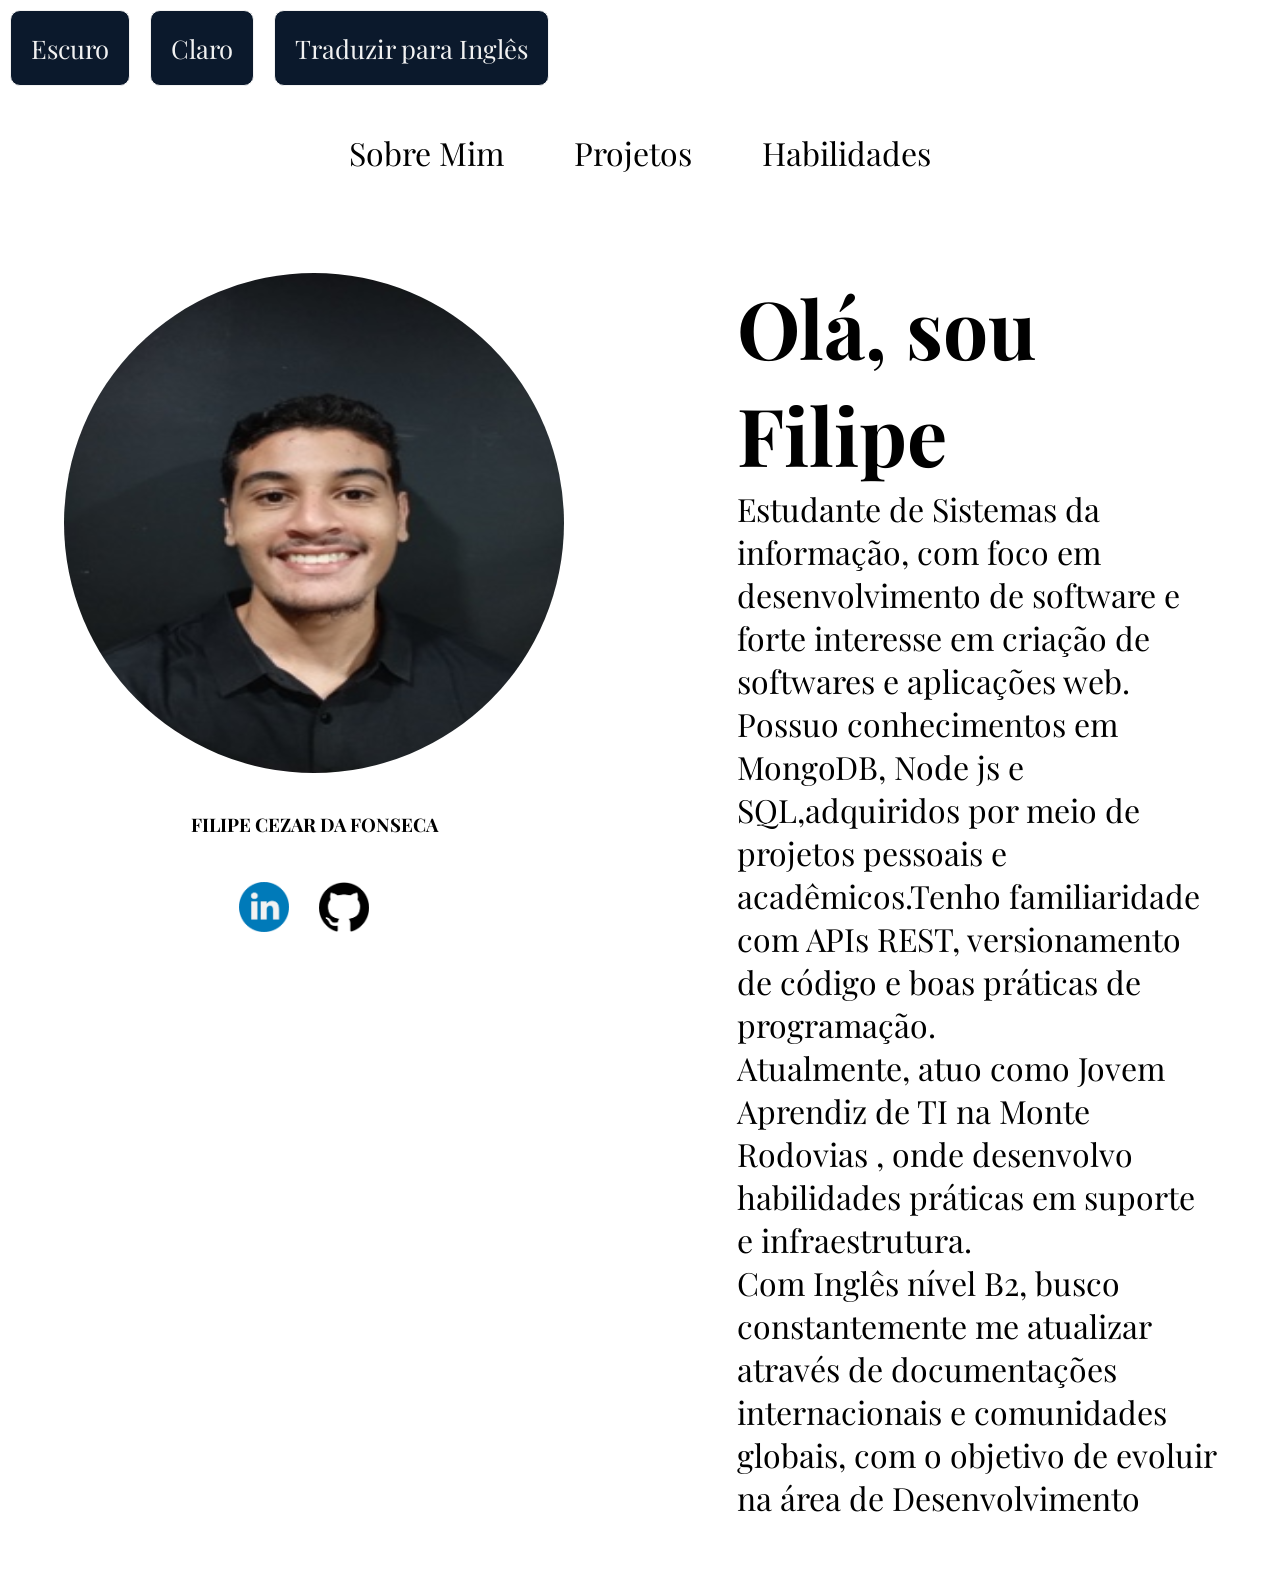
<file: index.html>
<!DOCTYPE html>
<html lang="pt-br">
<head>
    <meta charset="UTF-8">
    <meta name="viewport" content="width=device-width, initial-scale=1.0">
    <title>Portfolio</title>
    <link rel="stylesheet" href="style.css">
</head>
<body>
    <header> 
             <div class="botoes">
                <div class="dark-mode">
                    <button id="btn_dark">Escuro</button>
                </div>
                <div class="light-mode">
                    <button id="btn_light">Claro</button>
                </div>

             <div class="btn_translate">
                 <button id="translate">Traduzir para Inglês</button>
            </div>

            </div>
            <div class="cab">
            <a href="index.html">
                <div class="aba" id="sobremim">Sobre Mim</div>
            </a>

            <a href="projetos.html">
                <div class="aba" id="projetos">Projetos</div>
            </a>

            <a href="skills.html">
                <div class="aba" id="habilidades">Habilidades</div>
            </a>
        </div>
    </header>

    <main>
        <div class="meio">
            <div id="foto">
            <img src="imagens/fotofilipe.jpg" alt="arquivodeimagem" id="img">
            <h3 id="desc">FILIPE CEZAR DA FONSECA</h3>
            
        <div id="png">
                   <a href="https://www.linkedin.com/in/filipe-cezar-746954349/"><img src="imagens/fotolinkedin.png" alt="Linkedin" class="lg"></a>
                   <a href="https://github.com/Filipecezar00?tab=overview&from=2026-01-01&to=2026-01-21"><img src="imagens/fotogithub.png" alt="Github" class="lg" ></a>
            </div>
     </div>
            
             <div id="texto">
                <h1 id="ola">Olá, sou Filipe</h1>
                 <!-- <h1 id="titulo">Estagiário em Desenvolvimento</h1> <br> -->
                    <p id="apr">  Estudante de Sistemas da informação, com foco em desenvolvimento de software e forte interesse em criação de softwares e aplicações web. Possuo conhecimentos em MongoDB, Node js e SQL,adquiridos por meio de projetos pessoais e acadêmicos.Tenho familiaridade com APIs REST, versionamento de código e boas práticas de programação.<br> Atualmente, atuo como Jovem Aprendiz de TI na Monte Rodovias , onde desenvolvo habilidades práticas em suporte e infraestrutura. <br>Com Inglês nível B2, busco constantemente me atualizar através de documentações internacionais e comunidades globais, com o objetivo de evoluir na área de Desenvolvimento</p> 
             </div>
        </div>
         
    </main>
    <footer>
         
    </footer>

<script src="main.js"></script>
</body>
</html>
</file>
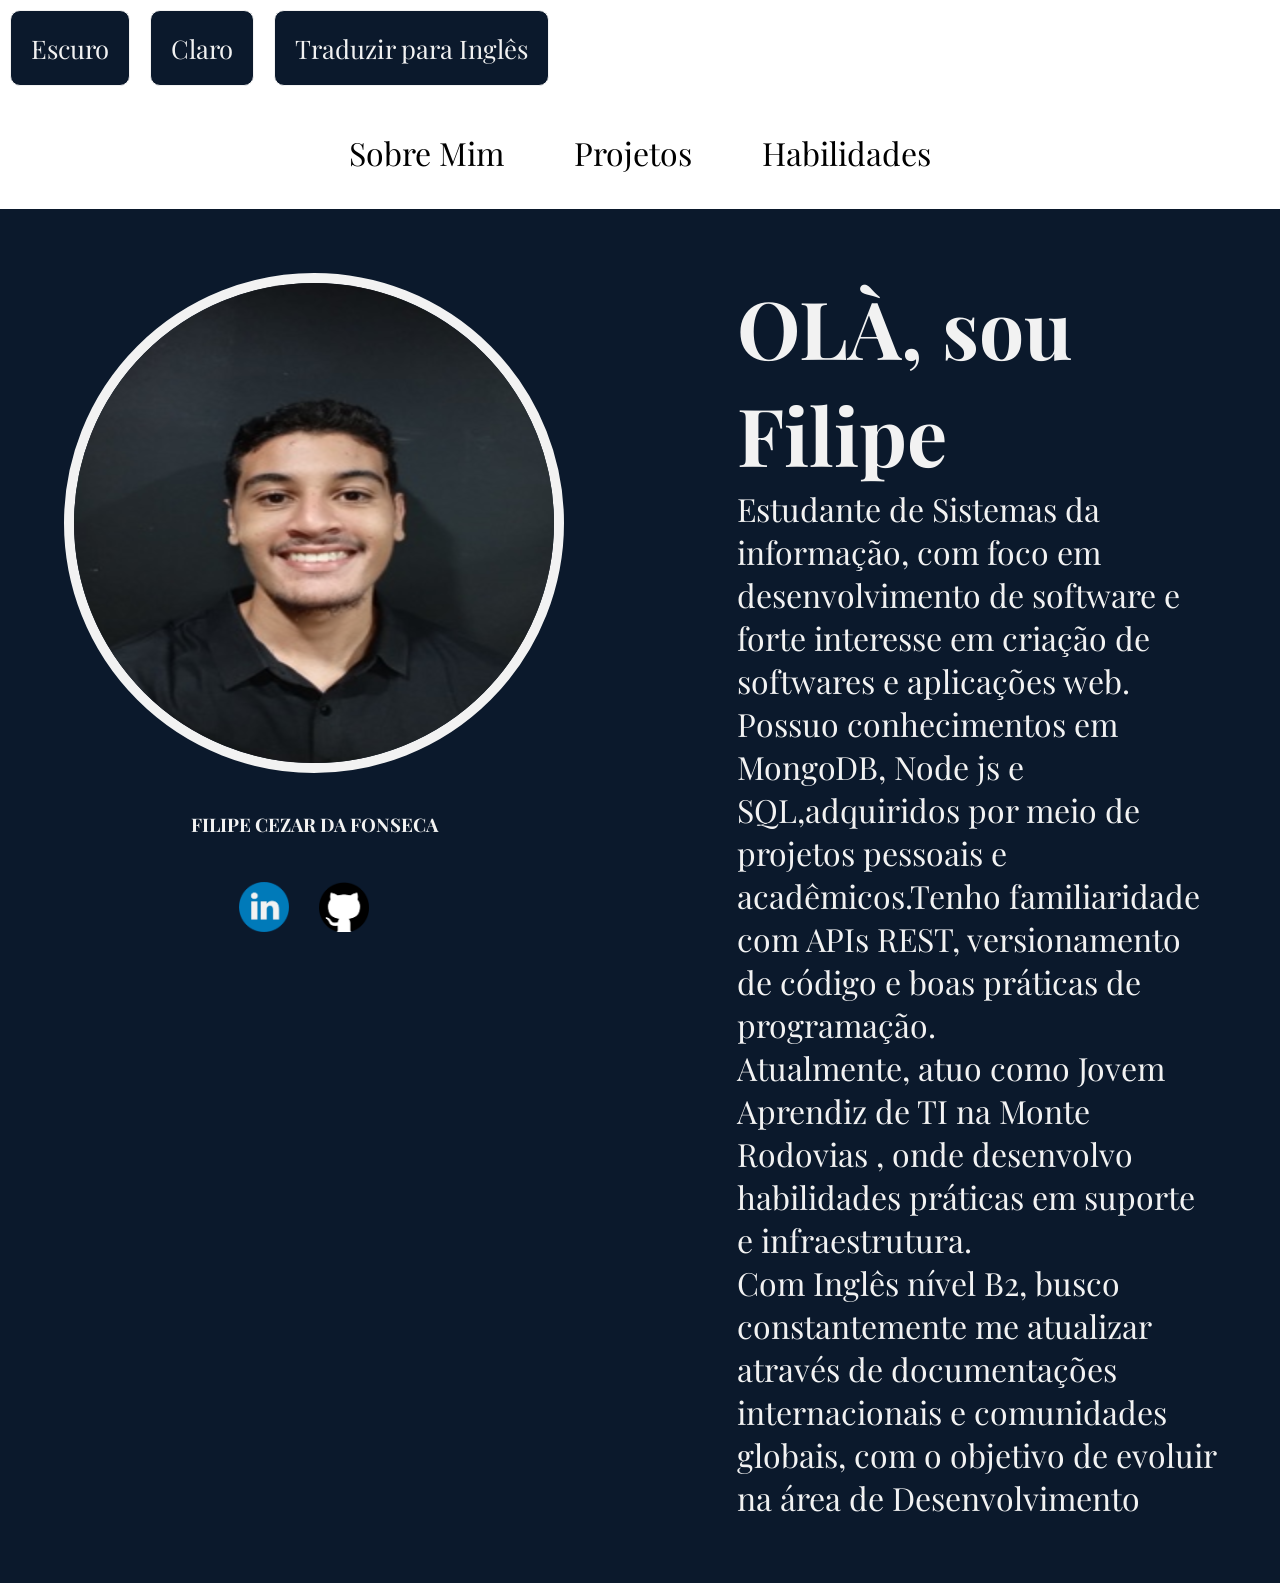
<file: Portfolio/index.html>
<!DOCTYPE html>
<html lang="pt-br">
<head>
    <meta charset="UTF-8">
    <meta name="viewport" content="width=device-width, initial-scale=1.0">
    <title>Portfolio</title>
    <link rel="stylesheet" href="style.css">
</head>
<body>
    <header> 
             <div class="botoes">
                <div class="dark-mode">
                    <button id="btn_dark">Escuro</button>
                </div>
                <div class="light-mode">
                    <button id="btn_light">Claro</button>
                </div>

             <div class="btn_translate">
                 <button id="translate">Traduzir para Inglês</button>
            </div>

            </div>
            <div id="cab" class="cab">
            <a href="#">
                <div class="aba" id="sobremim">Sobre Mim</div>
            </a>

            <a href="#">
                <div class="aba" id="projetos">Projetos</div>
            </a>

            <a href="#">
                <div class="aba" id="habilidades">Habilidades</div>
            </a>
        </div>
    </header>

    <main>
        <div class="meio">
            <div id="foto">
            <img src="imagens/fotofilipe.jpg" alt="arquivodeimagem" id="img">
            <h3 id="desc">FILIPE CEZAR DA FONSECA</h3>
            
        <div id="png">
                   <a href="https://www.linkedin.com/in/filipe-cezar-746954349/"><img src="imagens/fotolinkedin.png" alt="Linkedin" id="lg"></a>
                   <a href="https://github.com/Filipecezar00?tab=overview&from=2026-01-01&to=2026-01-21"><img src="imagens/fotogithub.png" alt="Github" id="lg" ></a>
            </div>
     </div>
            
             <div id="texto">
                <h1 id="ola">OLÀ, sou Filipe</h1>
                 <!-- <h1 id="titulo">Estagiário em Desenvolvimento</h1> <br> -->
                    <p id="apr">  Estudante de Sistemas da informação, com foco em desenvolvimento de software e forte interesse em criação de softwares e aplicações web. Possuo conhecimentos em MongoDB, Node js e SQL,adquiridos por meio de projetos pessoais e acadêmicos.Tenho familiaridade com APIs REST, versionamento de código e boas práticas de programação.<br> Atualmente, atuo como Jovem Aprendiz de TI na Monte Rodovias , onde desenvolvo habilidades práticas em suporte e infraestrutura. <br>Com Inglês nível B2, busco constantemente me atualizar através de documentações internacionais e comunidades globais, com o objetivo de evoluir na área de Desenvolvimento</p> 
             </div>
        </div>
         
    </main>
    <footer>
         
    </footer>

<script src="main.js"></script>
</body>
</html>
</file>
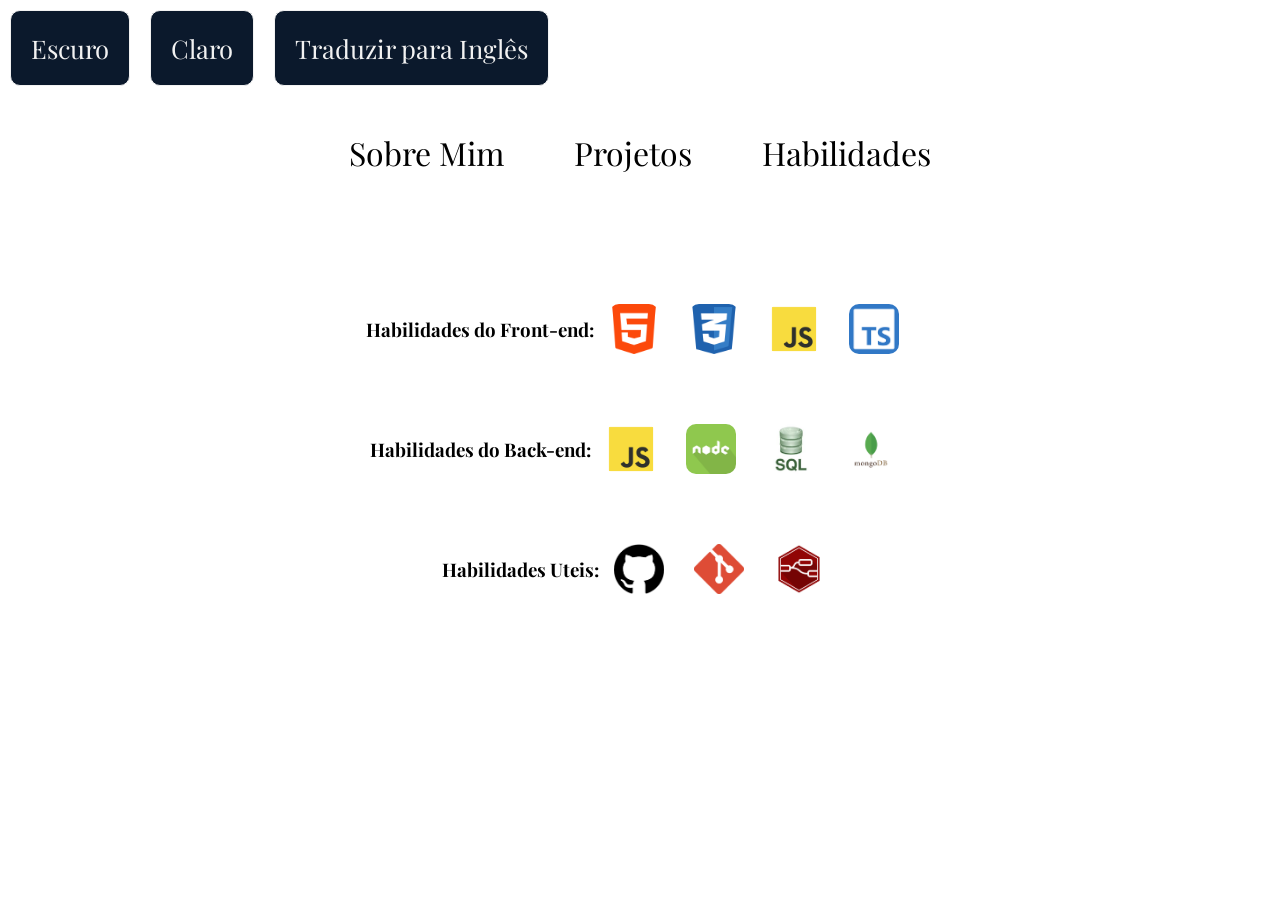
<file: skills.html>
<!DOCTYPE html>
<html lang="pt">
<head>
    <meta charset="UTF-8">
    <meta name="viewport" content="width=device-width, initial-scale=1.0">
    <title>Habilidades</title>
    <link rel="stylesheet" href="style.css">
</head>
<body>
    <header> 
             <div class="botoes">
                <div class="dark-mode">
                    <button id="btn_dark">Escuro</button>
                </div>
                <div class="light-mode">
                    <button id="btn_light">Claro</button>
                </div>

             <div class="btn_translate">
                 <button id="translate">Traduzir para Inglês</button>
            </div>

            </div>
            <div class="cab">
            <a href="index.html">
                <div class="aba" id="sobremim">Sobre Mim</div>
            </a>

            <a href="projetos.html">
                <div class="aba" id="projetos">Projetos</div>
            </a>

            <a href="skills.html">
                <div class="aba" id="habilidades">Habilidades</div>
            </a>
        </div>
    </header>
    <main>
     <div id="meioskills">
        <div class="frontend"> 
    <h3 id="frontendtext">Habilidades do Front-end:</h3> 
            <img src="imagens/htmlicone.png" alt="iconehtml" class="lg">
            <img src="imagens/iconecss.png" alt="iconecss" class="lg">
            <img src="imagens/iconejs.png" alt="iconejs" class="lg">
            <img src="imagens/iconets.png" alt="iconets" class="lg">
        </div> 

        <div class="backend">
    <h3 id="backendtext">Habilidades do Back-end:</h3>
            <img src="imagens/iconejs.png" alt="iconejs" class="lg">
            <img src="imagens/iconenode.png" alt="iconenode" class="lg">
            <img src="imagens/iconesql.jpg" alt="iconesql" class="lg">
            <img src="imagens/iconemongo.png" alt="iconemongo" class="lg">
    </div>

        <div class="outros">
    <h3 id="outrostext">Habilidades Uteis:</h3>
            <img src="imagens/fotogithub.png" alt="iconegithub" class="lg"> 
            <img src="imagens/iconegit.png" alt="iconegit" class="lg">
            <img src="imagens/iconenodered.png" alt="iconenodered" class="lg">
        </div>
    </div>
</main>
    


<script src="main.js"></script>
</body>
</html>
</file>
<file: style.css>
@import url("https://fonts.googleapis.com/css2?family=Playfair+Display:ital,wght@0,400..900;1,400..900&display=swap");
* {
  font-family: "Playfair Display", serif;
  border: none;
  box-sizing: border-box;
  margin: 0px;
  padding: 0px;
}

.frontend {
  display: flex;
  flex-direction: row;
  justify-content: center;
  align-items: center;
  margin: 20px;
}
.backend {
  display: flex;
  justify-content: center;
  align-items: center;
  flex-direction: row;
  margin: 20px;
}
.outros {
  display: flex;
  justify-content: center;
  justify-items: center;
  align-items: center;
  flex-direction: row;
  margin: 20px;
}

#projetos {
  display: flex;
  flex-direction: column;
  align-items: center;
}

#imagem2 {
  width: 726px;
  height: 310px;
}
#projeto2 {
  margin: 10pc;
}
/ .dark-page {
  background-color: #0b192c;
  color: #f2f2f2;
}

.light-page {
  background-color: #f2f2f2;
  color: #0b192c;
}

.botoes {
  display: flex;
  justify-content: left;
  align-items: left;
  flex-direction: row;
}
.dark-mode {
  margin: 5px;
  padding: 5px;
}
#btn_dark {
  padding: 20px;
  border: 1px solid #f2f2f2;
  border-radius: 10px;
  background-color: #0b192c;
  color: #f2f2f2;
  font-size: 1.6em;
  cursor: pointer;
}
.light-mode {
  margin: 5px;
  padding: 5px;
}
#btn_light {
  padding: 20px;
  border: 1px solid #f2f2f2;
  border-radius: 10px;
  background-color: #0b192c;
  color: #f2f2f2;
  font-size: 1.6em;
  cursor: pointer;
}
.btn_translate {
  margin: 5px;
  padding: 5px;
}
#translate {
  padding: 20px;
  border: 1px solid #f2f2f2;
  border-radius: 10px;
  background-color: #0b192c;
  color: #f2f2f2;
  font-size: 1.6em;
  cursor: pointer;
}

.cab {
  display: flex;
  flex-direction: row;
  flex-wrap: nowrap;
  align-items: center;
  justify-items: center;
  justify-content: center;
}

.aba {
  margin: 25px;
  padding: 10px;
  font-size: 2pc;
}

.meio {
  /* background-color:#0B192C; */
  display: flex;
  flex-direction: row;
  flex-wrap: nowrap;
  justify-content: center;
  padding: 5%;
}
#meioskills {
  display: flex;
  justify-content: center;
  flex-direction: column;
  justify-items: center;
  flex-wrap: wrap;
  padding: 30px;
  margin: 30px;
}

#texto {
  margin-left: 15%;
}

#ola {
  font-size: 5pc;
}
/* #titulo{
    font-size: 3pc;
  color: #F2F2F2;
} */

#apr {
  font-size: 2pc;
}

#png {
  display: flex;
  flex-direction: row;
  flex-wrap: nowrap;
  align-content: center;
  align-items: center;
  margin-left: 160px;
  margin-top: 25px;
}

.lg {
  width: 50px;
  height: 50px;
  margin: 15px;
  border-radius: 10px;
}

#img {
  width: 500px;
  height: 500px;
  border-radius: 50%;
  transition: transform 0.3s ease-in-out;
}

#desc {
  text-align: center;
  padding: 5px;
  margin-top: 30px;
}

img:hover {
  transform: translateY(-10px);
}

a {
  text-decoration: none;
  color: inherit;
}

body.light-page a {
  color: #0b192c;
}

body.dark-page a {
  color: #f2f2f2;
}

body.light-page {
  background-color: #f2f2f2;
  transition:
    background-color 0.3s ease,
    color 0.3s ease;
  color: #0b192c;
}

body.dark-page {
  background-color: #0b192c;
  transition:
    background-color 0.3s ease,
    color 0.3s ease;
  color: #f2f2f2;
}

@media (max-width: 768px) {
  /*Tela de Celular*/
  .cab {
    display: flex;
    flex-wrap: wrap;
    flex-direction: row;
    text-align: left;
    align-items: left;
    justify-content: center;
    font-size: small;
  }

  .botoes {
    display: flex;
    justify-content: center;
    align-items: center;
    flex-direction: row;
    flex-wrap: nowrap;
  }

  .aba {
    padding: 0px;
    flex-wrap: wrap;
  }

  #img {
    width: 300px;
    height: 300px;
    border: 2px solid black;
  }
  #png {
    display: flex;
    flex-direction: row;
    flex-wrap: nowrap;
  }

  #lg {
    width: 50px;
    height: 50px;
    margin: 10px;
  }

  #texto {
    padding: 20px;
  }

  #ola {
    font-size: 2pc;
    padding: 5px;
    margin-right: 10%;
  }
  /* #titulo{
    font-size: 1pc;
    padding: 10px;
     text-align: left;
     margin-right: 10%;
} */
  #desc {
    font-size: 1pc;
    margin-right: 10%;
  }

  #apr {
    font-size: 1pc;
    margin-right: 10%;
  }

  .meio {
    width: 100pc;
    display: flex;
    flex-direction: column;
    flex-wrap: wrap;
  }

  #imagem1 {
    width: 300px;
    height: 115px;
    margin-right: 30px;
  }
  #imagem2 {
    width: 300px;
    height: 115px;
    margin-right: 30px;
  }

  #smallProject1 {
    font-size: 1pc;
  }
  #smallProject2 {
    font-size: 1pc;
  }
  #ferramentas1 {
    font-size: 1pc;
  }
  #ferramentas2 {
    font-size: 1pc;
  }
  #linkProjetos1 {
    font-size: 1pc;
  }
  #linkProjetos2 {
    font-size: 1pc;
  }

  .frontend {
    display: flex;
    flex-direction: column;
    justify-content: center;
    align-items: center;
    margin: 20px;
  }
  #frontendtext {
  }
  .backend {
    display: flex;
    justify-content: center;
    align-items: center;
    flex-direction: column;
    margin: 20px;
  }
  #backendtext {
  }
  .outros {
    display: flex;
    justify-content: center;
    justify-items: center;
    align-items: center;
    flex-direction: column;
    margin: 20px;
  }
  #outrostext {
  }
}

@media (max-width: 1100px) {
  /*Tablet */

  .cab {
    display: flex;
    flex-wrap: nowrap;
    flex-direction: row;
    text-align: center;
    color: #0b192c;
    /* width: 450px;
  margin-left: 250px; */
  }

  .botoes {
    margin-left: 25px;
  }

  #btn_light {
    font-size: 1em;
  }
  #btn_dark {
    font-size: 1em;
  }
  #translate {
    font-size: 0.9em;
  }

  .aba {
    padding: 0px;
    text-align: center;
    font-size: 1.2em;
  }

  #img {
    width: 300px;
    height: 300px;
    border: 2px solid;
  }
  #png {
    display: flex;
    flex-direction: row;
    flex-wrap: nowrap;
    margin-left: 80px;
  }

  #lg {
    width: 50px;
    height: 50px;
    margin: 10px;
  }

  #texto {
    padding: 20px;
  }

  #ola {
    font-size: 2pc;
    padding: 5px;
    margin-right: 10%;
  }
  /* #titulo{
    font-size: 1pc;
    padding: 10px;
    text-align: left;
    margin-right: 10%;
    color: #F2F2F2;
} */
  #desc {
    font-size: 1pc;
    margin-right: 12%;
    margin-left: 13%;
  }

  #apr {
    font-size: 1pc;
    margin-right: 10%;
  }

  .meio {
    display: flex;
    flex-direction: row-reverse;
    flex-wrap: wrap;
    width: 100%;
  }

  .frontend {
    display: flex;
    flex-direction: column;
    justify-content: center;
    align-items: center;
  }
  #frontendtext {
  }
  .backend {
    display: flex;
    justify-content: center;
    align-items: center;
    flex-direction: column;
  }
  #backendtext {
  }
  .outros {
    display: flex;
    justify-content: center;
    justify-items: center;
    align-items: center;
    flex-direction: column;
  }
  #outrostext {
  }
}

.video {
  width: 530px;
}
</file>
<file: Portfolio/style.css>
@import url('https://fonts.googleapis.com/css2?family=Playfair+Display:ital,wght@0,400..900;1,400..900&display=swap');
*{
    font-family: "Playfair Display", serif;
    border: none;
    box-sizing: border-box;
    margin: 0px;
    padding: 0px;

}

.dark-page{
    background-color: #0B192C;
    color: #F2F2F2;
}

.light-page{
    background-color: #F2F2F2;
    color: #0B192C;
}

.botoes{
    display: flex;
    justify-content: left;
    align-items: left;
    flex-direction:row;
}
.dark-mode{
margin: 5px;
padding: 5px;
}
#btn_dark{
padding: 20px;
border: 1px solid  #F2F2F2;
border-radius: 10px;
background-color: #0B192C;
color: #F2F2F2;
font-size: 1.6em;
cursor: pointer;
}
.light-mode{
margin: 5px;
padding: 5px;
}
#btn_light{
padding: 20px;
border: 1px solid #F2F2F2;
border-radius: 10px;
background-color: #0B192C;
color: #F2F2F2;
font-size: 1.6em; 
cursor: pointer;

}
.btn_translate{
margin: 5px;
padding: 5px;
}
#translate{
padding: 20px;
border: 1px solid #F2F2F2;
border-radius: 10px;
background-color: #0B192C;
color: #F2F2F2;
font-size: 1.6em;
cursor: pointer ;
}

.cab{
    display: flex;
    flex-direction: row;
    flex-wrap: nowrap;
     align-items: center;
     justify-items: center;
     justify-content: center;
  
}

.aba{
    margin: 25px;
    padding: 10px;
    font-size:2pc;
}

.meio{
 background-color:#0B192C;
 display: flex;
 flex-direction: row;
 flex-wrap: nowrap;
  justify-content:center;
  padding: 5%;
  
}

#texto{
   margin-left: 15%; 
}

#ola{
    font-size: 5pc;
    color: #F2F2F2;
}
/* #titulo{
    font-size: 3pc;
  color: #F2F2F2;
} */

#apr{
    font-size: 2pc;
    color: #F2F2F2;
}

#png{
    display: flex;
    flex-direction:row;
    flex-wrap: nowrap;
    align-content:center;
    align-items:center;
    margin-left: 160px;
    margin-top: 25px;
}

#lg{
    width: 50px;
    height: 50px;
    margin: 15px;
}

#img{
    width: 500px;
    height: 500px;
    border-radius:50%;
    border: 10px solid #F2F2F2;
    transition: transform 0.3s ease-in-out;

}

#desc{
    text-align: center;
    padding: 5px;
    margin-top: 30px;
    color: #F2F2F2;
}

 img:hover{
    transform: translateY(-10px);
 }

a{
    text-decoration: none;
    color: black;
}

@media (max-width: 768px) {
/*Tela de Celular*/
.cab{
    display: flex;
    flex-wrap:nowrap;
    flex-direction:row;
   text-align: center;
}

.aba{
     
    padding:0px;
   text-align: center;
 
}

#img{
    width: 300px;
    height: 300px;
    border: 2px solid black;
     
}
#png{
    display: flex;
    flex-direction:row;
    flex-wrap: nowrap;
}

#lg{
    width: 50px;
    height: 50px;
    margin: 10px;
}

#texto{
    padding: 20px;
}

#ola{
    font-size: 2pc;
    padding: 5px;
    margin-right: 10%;
}
/* #titulo{
    font-size: 1pc;
    padding: 10px;
     text-align: left;
     margin-right: 10%;
} */
#desc{
    font-size: 1pc;
    margin-right: 10%;
}

#apr{
  font-size: 1pc;
  margin-right: 10%;
}


 .meio{
    
    display:flex;
    flex-direction:row-reverse;
    flex-wrap: wrap;
    
 }

}

@media (max-width:1100px){
/*Tablet */

.cab{
   display: flex;
   flex-wrap:nowrap;
   flex-direction:row;
   text-align: center;
   color: #0B192C;
   width: 450px;
}

.botoes{
margin-left: 8px;
}

#btn_light{
font-size: 1.0em;

}
#btn_dark{
font-size: 1.0em;

}
#translate{
font-size: 0.9em;

}


.aba{  
   padding:0px;
   text-align: center;
   font-size: 1.2em;

}

#img{
    width: 300px;
    height: 300px;
    border: 2px solid #F2F2F2 ;
     
}
#png{
    display: flex;
    flex-direction:row;
    flex-wrap: nowrap;
    margin-left: 25px;

}

#lg{
    width: 50px;
    height: 50px;
    margin: 10px;
}

#texto{
    padding: 20px;
}

#ola{
    font-size: 2pc;
    padding: 5px;
    margin-right: 10%;
    color: #F2F2F2;
}
/* #titulo{
    font-size: 1pc;
    padding: 10px;
    text-align: left;
    margin-right: 10%;
    color: #F2F2F2;
} */
#desc{
    font-size: 1pc;
    margin-right: 12%;
    color: #F2F2F2;
}

#apr{
  font-size: 1pc;
  margin-right: 10%;
  color: #F2F2F2;
}


 .meio{
    display:flex;
    flex-direction:row-reverse;
    flex-wrap: wrap;
    width: 496px;
 }
}
</file>
